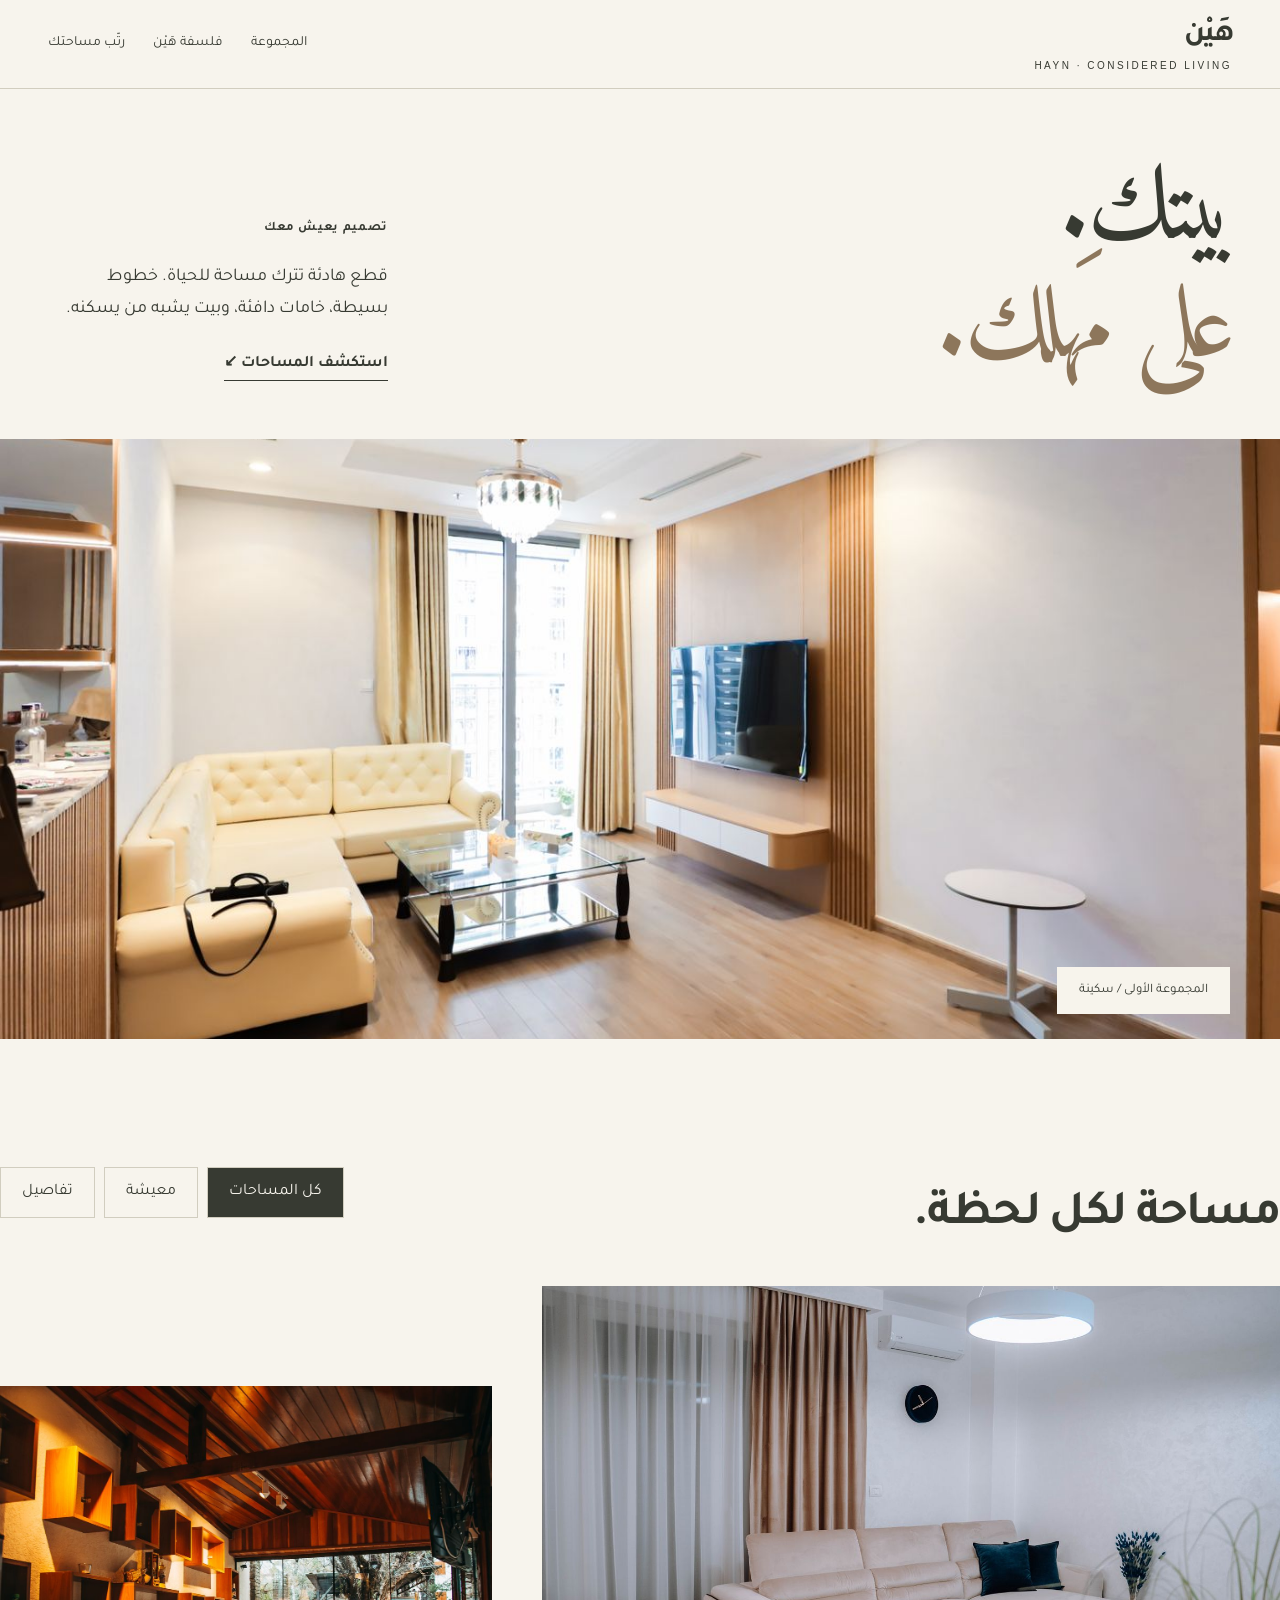
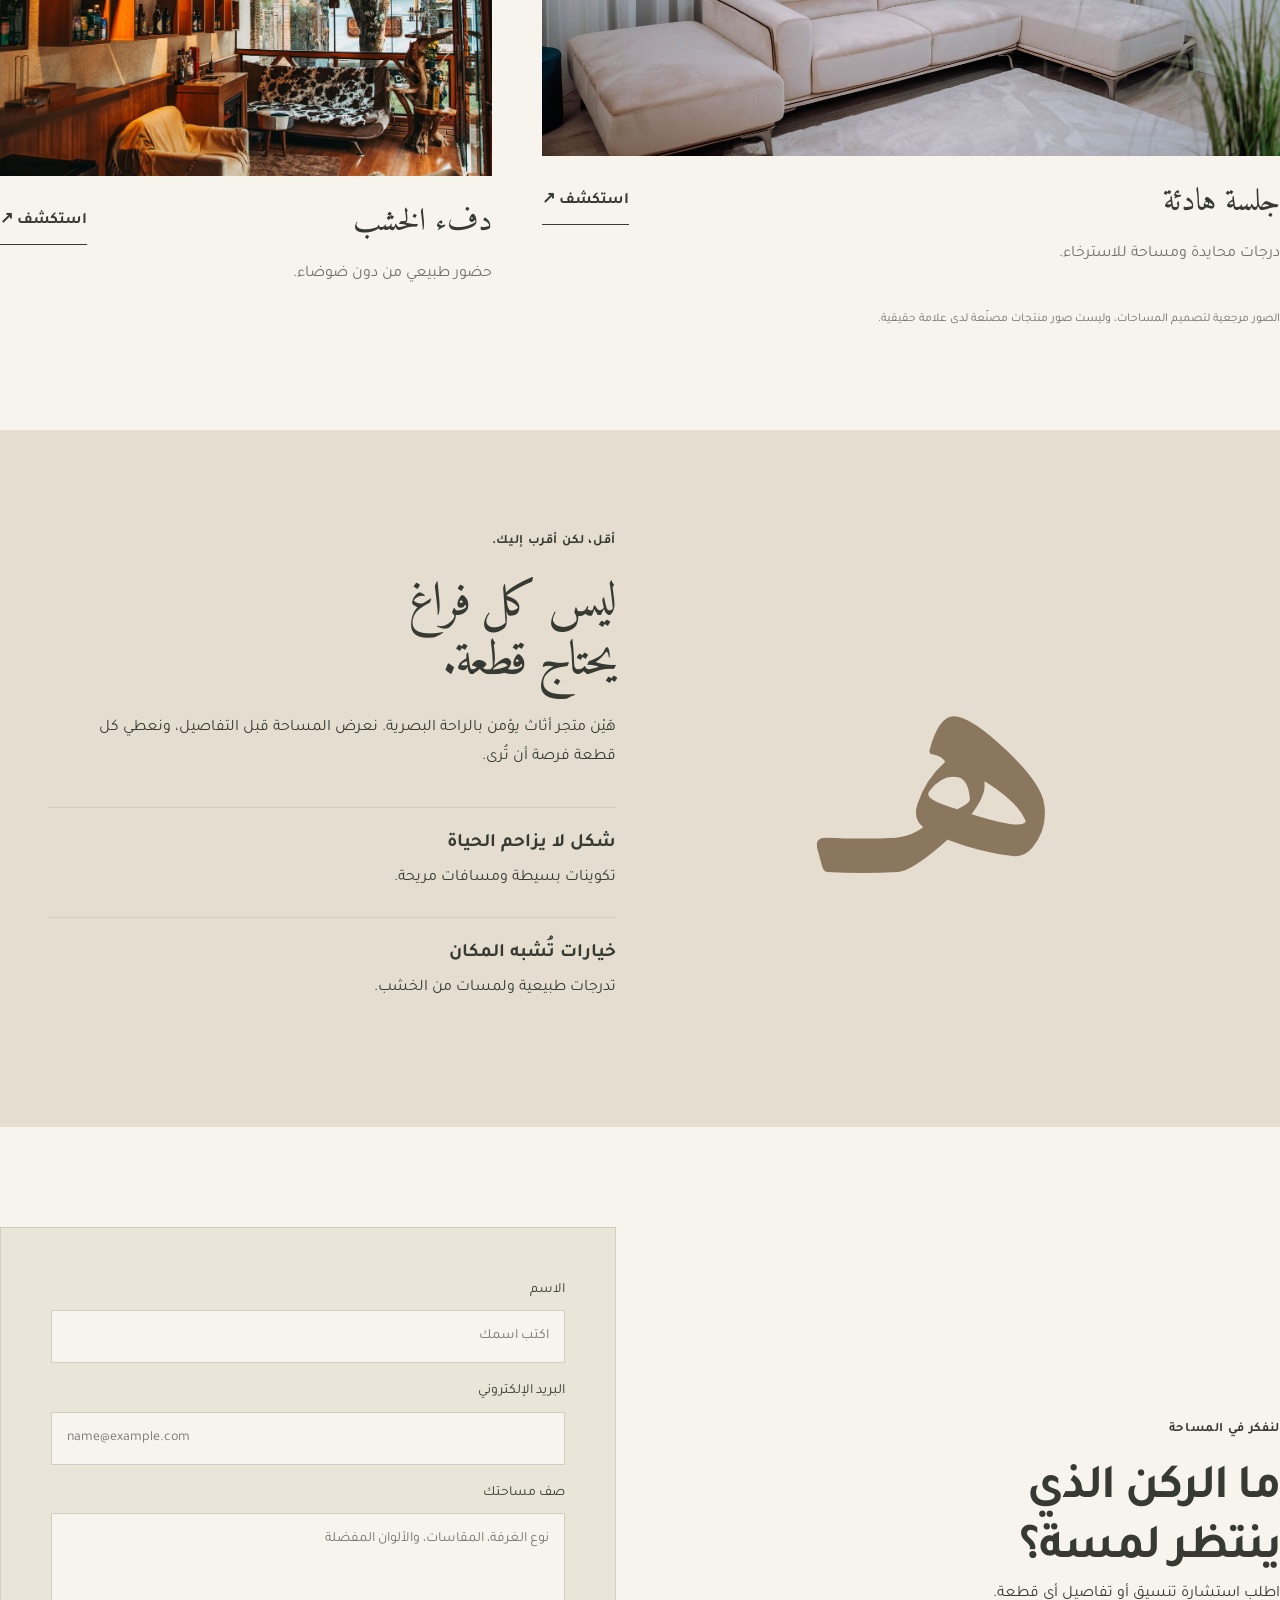
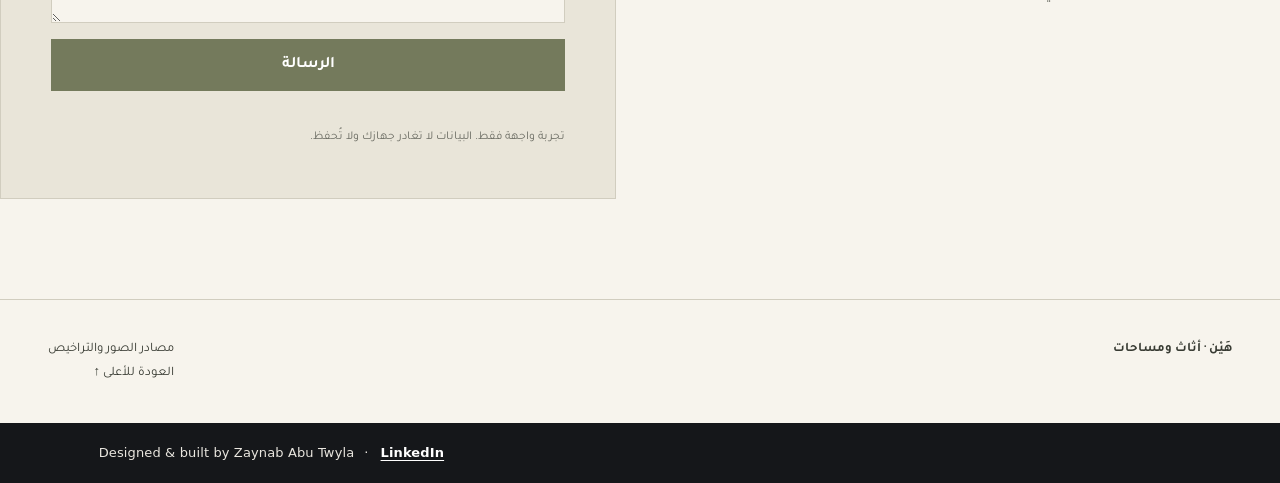
<file: index.html>
<!doctype html><html lang="ar" dir="rtl"><head><meta charset="utf-8"><meta name="viewport" content="width=device-width,initial-scale=1"><meta name="description" content="متجر أثاث تحريري بصور واسعة وخط عربي هادئ وتفاصيل قليلة."><title>هَيْن · أثاث ومساحات</title><link rel="stylesheet" href="fonts.css"><link rel="stylesheet" href="style.css"></head><body id="top"><header class="site-header"><div class="wrap nav"><a class="brand" href="#top">هَيْن<small>HAYN · CONSIDERED LIVING</small></a><button class="menu-toggle" aria-label="فتح القائمة" aria-expanded="false" aria-controls="main-nav">☰</button><nav id="main-nav" class="nav-links" aria-label="التنقل الرئيسي"><a href="#collection">المجموعة</a><a href="#philosophy">فلسفة هَيْن</a><a href="#contact">رتّب مساحتك</a></nav></div></header>
<main><section class="furn-hero"><div class="wrap furn-title"><h1>بيتك.<br><em>على مَهلك.</em></h1><div><span class="eyebrow">تصميم يعيش معك</span><p>قطع هادئة تترك مساحة للحياة. خطوط بسيطة، خامات دافئة، وبيت يشبه من يسكنه.</p><a class="text-link" href="#collection">استكشف المساحات ↙</a></div></div><div class="furn-panorama"><img src="assets/room.jpg" alt="غرفة معيشة مضيئة بأريكة فاتحة وأثاث حديث" class="" style="" loading="lazy"><span>المجموعة الأولى / سكينة</span></div></section>
<section class="section wrap" id="collection"><div class="section-head"><h2>مساحة لكل لحظة.</h2><div class="tabs" data-filter-group="furniture"><button class="tab active" data-filter="all">كل المساحات</button><button class="tab" data-filter="living">معيشة</button><button class="tab" data-filter="details">تفاصيل</button></div></div><div class="furn-grid"><article data-group="furniture" data-cat="living"><div><img src="assets/sofa.jpg" alt="أريكة بيج في غرفة معيشة مع ستائر فاتحة" class="" style="" loading="lazy"></div><div class="product-line"><h3>جلسة هادئة</h3><button class="text-link" data-demo="تفاصيل جلسة هادئة">استكشف ↗</button></div><p>درجات محايدة ومساحة للاسترخاء.</p></article><article data-group="furniture" data-cat="details"><div><img src="assets/wood.jpg" alt="ركن خشبي دافئ مع أرفف وأثاث" class="" style="" loading="lazy"></div><div class="product-line"><h3>دفء الخشب</h3><button class="text-link" data-demo="تفاصيل دفء الخشب">استكشف ↗</button></div><p>حضور طبيعي من دون ضوضاء.</p></article></div><p class="note">الصور مرجعية لتصميم المساحات، وليست صور منتجات مصنّعة لدى علامة حقيقية.</p></section>
<section class="furn-philosophy section" id="philosophy"><div class="wrap grid2"><span class="furn-mark">هـ</span><div><span class="eyebrow">أقل، لكن أقرب إليك.</span><h2>ليس كل فراغ<br>يحتاج قطعة.</h2><p>هَيْن متجر أثاث يؤمن بالراحة البصرية. نعرض المساحة قبل التفاصيل، ونعطي كل قطعة فرصة أن تُرى.</p><div class="rule-list"><div><h3>شكل لا يزاحم الحياة</h3><p>تكوينات بسيطة ومسافات مريحة.</p></div><div><h3>خيارات تُشبه المكان</h3><p>تدرجات طبيعية ولمسات من الخشب.</p></div></div></div></div></section>
<section class="section wrap" id="contact"><div class="grid2"><div><span class="eyebrow">لنفكر في المساحة</span><h2>ما الركن الذي<br>ينتظر لمسة؟</h2><p>اطلب استشارة تنسيق أو تفاصيل أي قطعة.</p></div><div class="contact-panel"><form data-local><label>الاسم<input name="name" autocomplete="name" placeholder="اكتب اسمك" required></label><label>البريد الإلكتروني<input name="email" type="email" autocomplete="email" placeholder="name@example.com" dir="ltr" required></label><label>صف مساحتك<textarea placeholder="نوع الغرفة، المقاسات، والألوان المفضلة" required></textarea></label><button class="btn" type="submit">الرسالة</button><p class="note">تجربة واجهة فقط. البيانات لا تغادر جهازك ولا تُحفظ.</p><p class="status" role="status"></p></form></div></div></section></main><footer class="site-footer"><div class="wrap footer-row"><div><b>هَيْن · أثاث ومساحات</b></div><div><a href="CREDITS.html">مصادر الصور والتراخيص</a><br><a href="#top">العودة للأعلى ↑</a></div></div></footer><div class="modal" id="demo-modal" hidden role="dialog" aria-modal="true" aria-labelledby="demo-title"><div class="modal-box"><button class="close" aria-label="إغلاق">×</button><span class="eyebrow">رسالة</span><h2 id="demo-title">الطلب</h2><p>هذه الخطوة غير متصلة بخدمة فعلية حاليًا، ولم يتم إرسال أي طلب أو تحصيل أي مبلغ.</p><button class="btn" onclick="closeModal()">العودة للتصفح</button></div></div><script src="script.js"></script><!--zy-credit--><style>.zy-credit{box-sizing:border-box;width:100%;background:#15171a;color:#e9e6df;font:500 13px/1.5 system-ui,-apple-system,"Segoe UI",Roboto,Arial,sans-serif;text-align:center;padding:14px 16px;direction:ltr;unicode-bidi:isolate;letter-spacing:.01em}.zy-credit p{margin:0;display:flex;flex-wrap:wrap;gap:4px 10px;justify-content:center;align-items:center}footer.zy-credit p a{all:unset;cursor:pointer;display:inline;box-sizing:border-box;color:#fff;font-weight:700;font-size:inherit;line-height:inherit;text-decoration:underline;text-underline-offset:3px;padding:6px 2px;background:none;border:0;border-radius:0;box-shadow:none;width:auto;height:auto}footer.zy-credit p a:hover{text-decoration-thickness:2px}footer.zy-credit p a:focus-visible{outline:2px solid #fff;outline-offset:2px;border-radius:3px}@media(max-width:480px){.zy-credit{font-size:12.5px;padding:12px 14px}}</style><footer class="zy-credit" dir="ltr" lang="en"><p><span>Designed &amp; built by Zaynab Abu Twyla</span><span aria-hidden="true">&middot;</span><a href="https://www.linkedin.com/in/zaynab-aboutwylah-b71a79314" target="_blank" rel="noopener noreferrer">LinkedIn</a></p></footer><!--/zy-credit--></body></html>
</file>
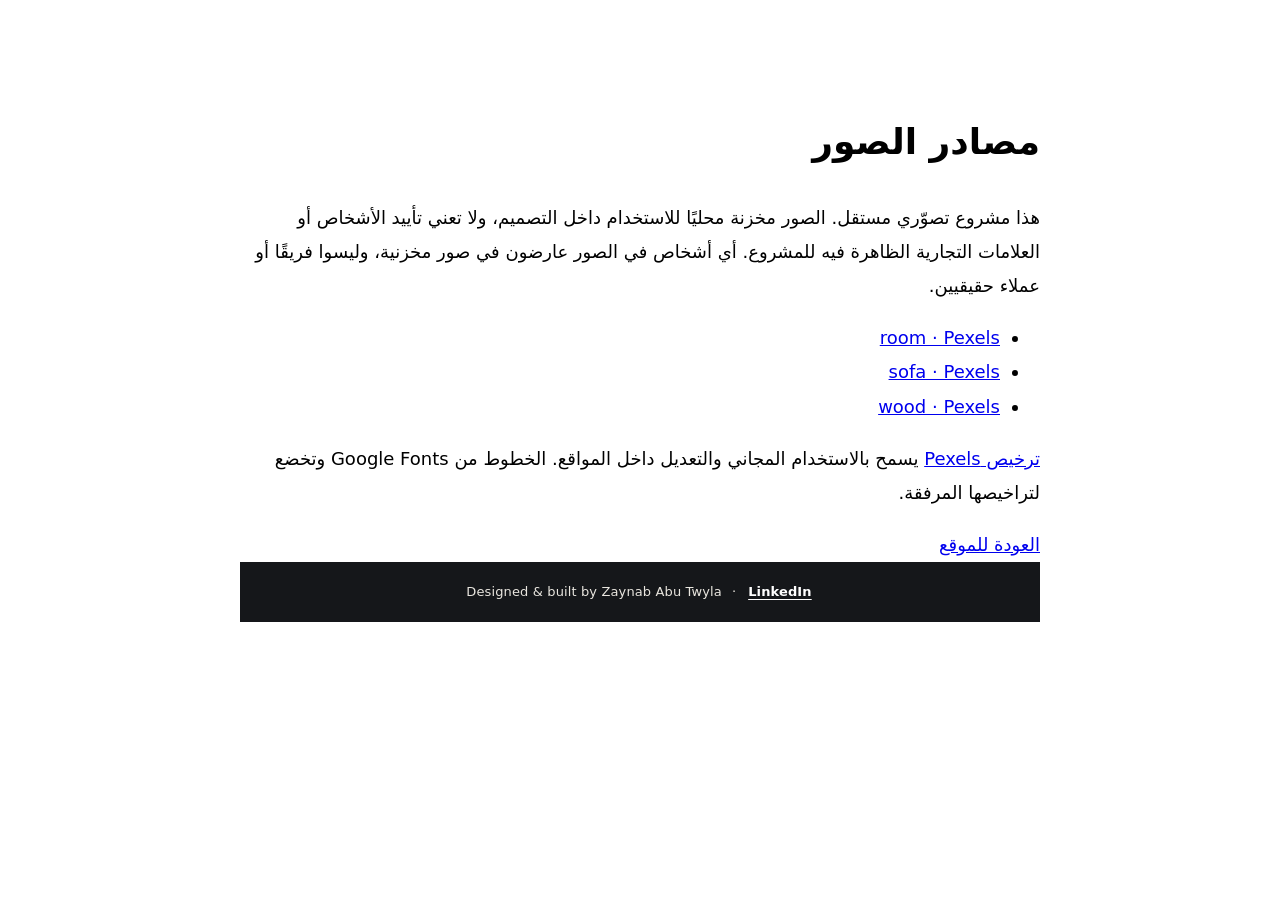
<file: CREDITS.html>
<!doctype html><html lang="ar" dir="rtl"><meta charset="utf-8"><meta name="viewport" content="width=device-width,initial-scale=1"><title>مصادر الصور</title><body style="font:18px/1.9 system-ui;max-width:800px;margin:60px auto;padding:24px"><h1>مصادر الصور</h1><p>هذا مشروع تصوّري مستقل. الصور مخزنة محليًا للاستخدام داخل التصميم، ولا تعني تأييد الأشخاص أو العلامات التجارية الظاهرة فيه للمشروع. أي أشخاص في الصور عارضون في صور مخزنية، وليسوا فريقًا أو عملاء حقيقيين.</p><ul><li><a href="https://www.pexels.com/photo/modern-living-room-interior-with-beige-sofa-36887747/">room · Pexels</a></li><li><a href="https://www.pexels.com/photo/a-beige-sofa-in-the-living-room-7160605/">sofa · Pexels</a></li><li><a href="https://www.pexels.com/photo/interior-of-a-wooden-cabin-13872660/">wood · Pexels</a></li></ul><p><a href="https://www.pexels.com/license/">ترخيص Pexels</a> يسمح بالاستخدام المجاني والتعديل داخل المواقع. الخطوط من Google Fonts وتخضع لتراخيصها المرفقة.</p><a href="index.html">العودة للموقع</a><!--zy-credit--><style>.zy-credit{box-sizing:border-box;width:100%;background:#15171a;color:#e9e6df;font:500 13px/1.5 system-ui,-apple-system,"Segoe UI",Roboto,Arial,sans-serif;text-align:center;padding:14px 16px;direction:ltr;unicode-bidi:isolate;letter-spacing:.01em}.zy-credit p{margin:0;display:flex;flex-wrap:wrap;gap:4px 10px;justify-content:center;align-items:center}footer.zy-credit p a{all:unset;cursor:pointer;display:inline;box-sizing:border-box;color:#fff;font-weight:700;font-size:inherit;line-height:inherit;text-decoration:underline;text-underline-offset:3px;padding:6px 2px;background:none;border:0;border-radius:0;box-shadow:none;width:auto;height:auto}footer.zy-credit p a:hover{text-decoration-thickness:2px}footer.zy-credit p a:focus-visible{outline:2px solid #fff;outline-offset:2px;border-radius:3px}@media(max-width:480px){.zy-credit{font-size:12.5px;padding:12px 14px}}</style><footer class="zy-credit" dir="ltr" lang="en"><p><span>Designed &amp; built by Zaynab Abu Twyla</span><span aria-hidden="true">&middot;</span><a href="https://www.linkedin.com/in/zaynab-aboutwylah-b71a79314" target="_blank" rel="noopener noreferrer">LinkedIn</a></p></footer><!--/zy-credit--></body></html>
</file>
<file: fonts.css>
@font-face {
  font-family: 'Tajawal';
  font-style: normal;
  font-weight: 400;
  font-display: swap;
  src: url(fonts/Tajawal-0.woff2) format('truetype');
}
@font-face {
  font-family: 'Tajawal';
  font-style: normal;
  font-weight: 700;
  font-display: swap;
  src: url(fonts/Tajawal-1.woff2) format('truetype');
}
@font-face {
  font-family: 'Amiri';
  font-style: normal;
  font-weight: 400;
  font-display: swap;
  src: url(fonts/Amiri-0.woff2) format('truetype');
}
@font-face {
  font-family: 'Amiri';
  font-style: normal;
  font-weight: 700;
  font-display: swap;
  src: url(fonts/Amiri-1.woff2) format('truetype');
}
</file>
<file: style.css>
:root{--paper:#f7f4ed;--ink:#373a32;--accent:#747a5c;--soft:#e9e5d9;--line:#d1cdbf;--font:"Tajawal";}
*{box-sizing:border-box}html{scroll-behavior:smooth;scroll-padding-top:90px}body{margin:0;background:var(--paper);color:var(--ink);font-family:var(--font),sans-serif;font-size:16px;line-height:1.8}button,input,textarea,select{font:inherit}button,a,input,textarea,select{-webkit-tap-highlight-color:transparent}button,a{touch-action:manipulation}button{cursor:pointer}a{color:inherit;text-decoration:none}img{display:block;width:100%;height:100%;object-fit:cover}h1,h2,h3,p{margin:0}h1,h2,h3{line-height:1.22}h1{font-size:clamp(44px,5.8vw,92px);letter-spacing:-.04em}h2{font-size:clamp(32px,3.8vw,58px);letter-spacing:-.035em}h3{font-size:24px}p{max-width:62ch}.wrap{max-width:1320px;margin:auto;padding:0 48px}.section{padding:100px 0}.eyebrow{font-size:13px;font-weight:700;letter-spacing:.05em;display:block;margin-bottom:20px}.muted{opacity:.7}.btn{border:1px solid transparent;display:inline-flex;justify-content:center;align-items:center;gap:14px;min-height:52px;padding:12px 25px;background:var(--accent);color:var(--on,#fff);font-weight:700;text-align:center;line-height:1.5;border-radius:var(--r,0)}.btn.outline{background:transparent;color:inherit;border-color:currentColor}.btn.light{background:var(--paper);color:var(--ink)}.actions{display:flex;flex-wrap:wrap;gap:12px;margin-top:30px}.site-header{position:relative;z-index:10;border-bottom:1px solid var(--line);background:var(--paper)}.nav{min-height:88px;display:flex;align-items:center;justify-content:space-between;gap:25px}.brand{font-size:30px;font-weight:700;letter-spacing:-.05em;line-height:1.2}.brand small{font:10px Arial;display:block;letter-spacing:.25em;margin-top:6px;direction:ltr}.nav-links{display:flex;align-items:center;gap:28px;font-size:14px}.nav-links a:hover{text-decoration:underline;text-underline-offset:7px}.menu-toggle{display:none;background:none;color:inherit;border:1px solid var(--line);width:48px;height:48px;font-size:22px}.section-head{display:flex;justify-content:space-between;align-items:end;gap:40px;margin-bottom:40px}.section-head p{max-width:420px}.grid2{display:grid;grid-template-columns:1fr 1fr;gap:48px;align-items:center}.grid3{display:grid;grid-template-columns:repeat(3,1fr);gap:24px}.grid4{display:grid;grid-template-columns:repeat(4,1fr);gap:24px}.chip{display:inline-block;padding:7px 17px;border:1px solid var(--line);font-size:13px;border-radius:99px}.tabs{display:flex;gap:9px;flex-wrap:wrap;margin:28px 0}.tab{border:1px solid var(--line);background:transparent;color:inherit;padding:10px 21px;border-radius:var(--r,0);min-height:46px}.tab.active{background:var(--ink);color:var(--paper)}.product-photo{aspect-ratio:4/5;overflow:hidden;background:var(--line);margin-bottom:20px}.product-photo img{transition:transform .6s}.product:hover img{transform:scale(1.035)}.product-line{display:flex;justify-content:space-between;align-items:center;gap:16px;margin-top:18px}.product h3{font-size:23px}.text-link{border:0;background:none;padding:8px 0;color:inherit;border-bottom:1px solid currentColor;font-weight:700}.note{font-size:12px;opacity:.7;margin-top:20px}.rule-list>div{border-top:1px solid var(--line);padding:24px 0}.rule-list h3{margin-bottom:9px}.faq details{border-bottom:1px solid var(--line);padding:20px 0}.faq summary{cursor:pointer;font-size:18px;font-weight:700}.faq details p{margin-top:14px;opacity:.75}.contact-panel{padding:50px;background:var(--soft);border:1px solid var(--line)}form{display:grid;gap:16px}label{display:grid;gap:7px;font-size:14px}input,textarea,select{width:100%;min-width:0;border:1px solid var(--line);background:var(--paper);color:var(--ink);padding:13px 15px;border-radius:0}textarea{min-height:110px;resize:vertical}.field-row{display:grid;grid-template-columns:1fr 1fr;gap:15px}.status{padding:14px;background:var(--soft);border:1px solid var(--line);margin-top:16px;font-size:14px}.status:empty{display:none}.site-footer{padding:38px 0;border-top:1px solid var(--line);font-size:13px}.footer-row{display:flex;justify-content:space-between;gap:20px}.site-footer p{max-width:700px}.demo-flag{display:block;font-size:11px;border-bottom:1px solid var(--line);padding:6px 20px;text-align:center;background:var(--soft);letter-spacing:.01em}.modal{position:fixed;inset:0;background:#0009;z-index:100;display:grid;place-items:center;padding:20px}.modal[hidden]{display:none}.modal-box{max-height:90dvh;overflow:auto;width:min(100%,540px);padding:32px;background:var(--paper);color:var(--ink);box-shadow:0 30px 100px #0004}.modal-box h2{font-size:30px;margin:15px 0}.close{float:left;width:44px;height:44px;background:transparent;border:1px solid currentColor;color:inherit;font-size:24px}.modal-box p{margin-bottom:20px}.reveal{animation:appear .7s both}@keyframes appear{from{opacity:0;transform:translateY(15px)}to{opacity:1;transform:none}}:focus-visible{outline:3px solid var(--accent);outline-offset:4px}[hidden]{display:none!important}.price{font-weight:700;white-space:nowrap}.photo-caption{font-size:11px;opacity:.7;margin-top:8px}
@media(max-width:800px){.wrap{padding:0 22px}.section{padding:65px 0}.nav{min-height:74px}.brand{font-size:25px}.menu-toggle{display:block}.nav-links{display:none;position:absolute;top:100%;inset-inline:0;background:var(--paper);color:var(--ink);padding:28px 24px;border-bottom:1px solid var(--line);box-shadow:0 20px 30px #0002}.nav-links.open{display:grid;gap:20px}.nav-links a{font-size:20px;min-height:44px}.grid2,.grid3{grid-template-columns:1fr;gap:30px}.grid4{grid-template-columns:1fr 1fr;gap:25px 15px}.section-head{display:block}.section-head p{margin-top:20px}.contact-panel{padding:27px 22px}.footer-row{display:grid}.product h3{font-size:19px}.field-row{grid-template-columns:1fr}h1{font-size:clamp(44px,11vw,68px)}.grid4 .btn{padding:10px;font-size:13px}.section-head .btn{margin-top:20px}}
@media(prefers-reduced-motion:reduce){html{scroll-behavior:auto}*,*::before,*::after{animation:none!important;transition:none!important}}
 :root{--on:#fff}.furn-title{display:flex;justify-content:space-between;align-items:end;padding-top:65px;padding-bottom:50px;gap:70px}.furn-title h1{font:400 105px/1.12 Amiri}.furn-title em{font-style:normal;color:#8d765b}.furn-title>div{max-width:340px;padding-bottom:10px}.furn-title p{font-size:18px;margin-bottom:25px}.furn-panorama{height:600px;position:relative}.furn-panorama img{object-position:center 60%}.furn-panorama span{position:absolute;bottom:25px;right:50px;background:#f7f4ec;padding:12px 22px;font-size:13px}.furn-grid{display:grid;grid-template-columns:1.2fr .8fr;gap:50px;align-items:start}.furn-grid article>div:first-child{height:470px}.furn-grid article:nth-child(2){margin-top:100px}.furn-grid article:nth-child(2)>div:first-child{height:390px}.furn-grid h3{font:32px Amiri}.furn-grid p{margin-top:10px;opacity:.7}.furn-philosophy{background:#e5ded0}.furn-mark{font:400 380px/.8 Amiri;text-align:center;color:#8b775d}.furn-philosophy h2{font-family:Amiri;font-weight:400}.furn-philosophy p{margin-top:22px}.furn-philosophy .rule-list{margin-top:35px}.furn-philosophy .rule-list h3{font-size:19px}.furn-philosophy .rule-list p{margin-top:0}@media(max-width:800px){.furn-title{display:block;padding-top:40px;padding-bottom:35px}.furn-title h1{font-size:78px}.furn-title>div{margin-top:28px}.furn-panorama{height:350px}.furn-panorama span{right:20px;bottom:20px}.furn-grid{grid-template-columns:1fr;gap:40px}.furn-grid article:nth-child(2){margin-top:0}.furn-grid article>div:first-child,.furn-grid article:nth-child(2)>div:first-child{height:340px}.furn-mark{font-size:230px}}
</file>
